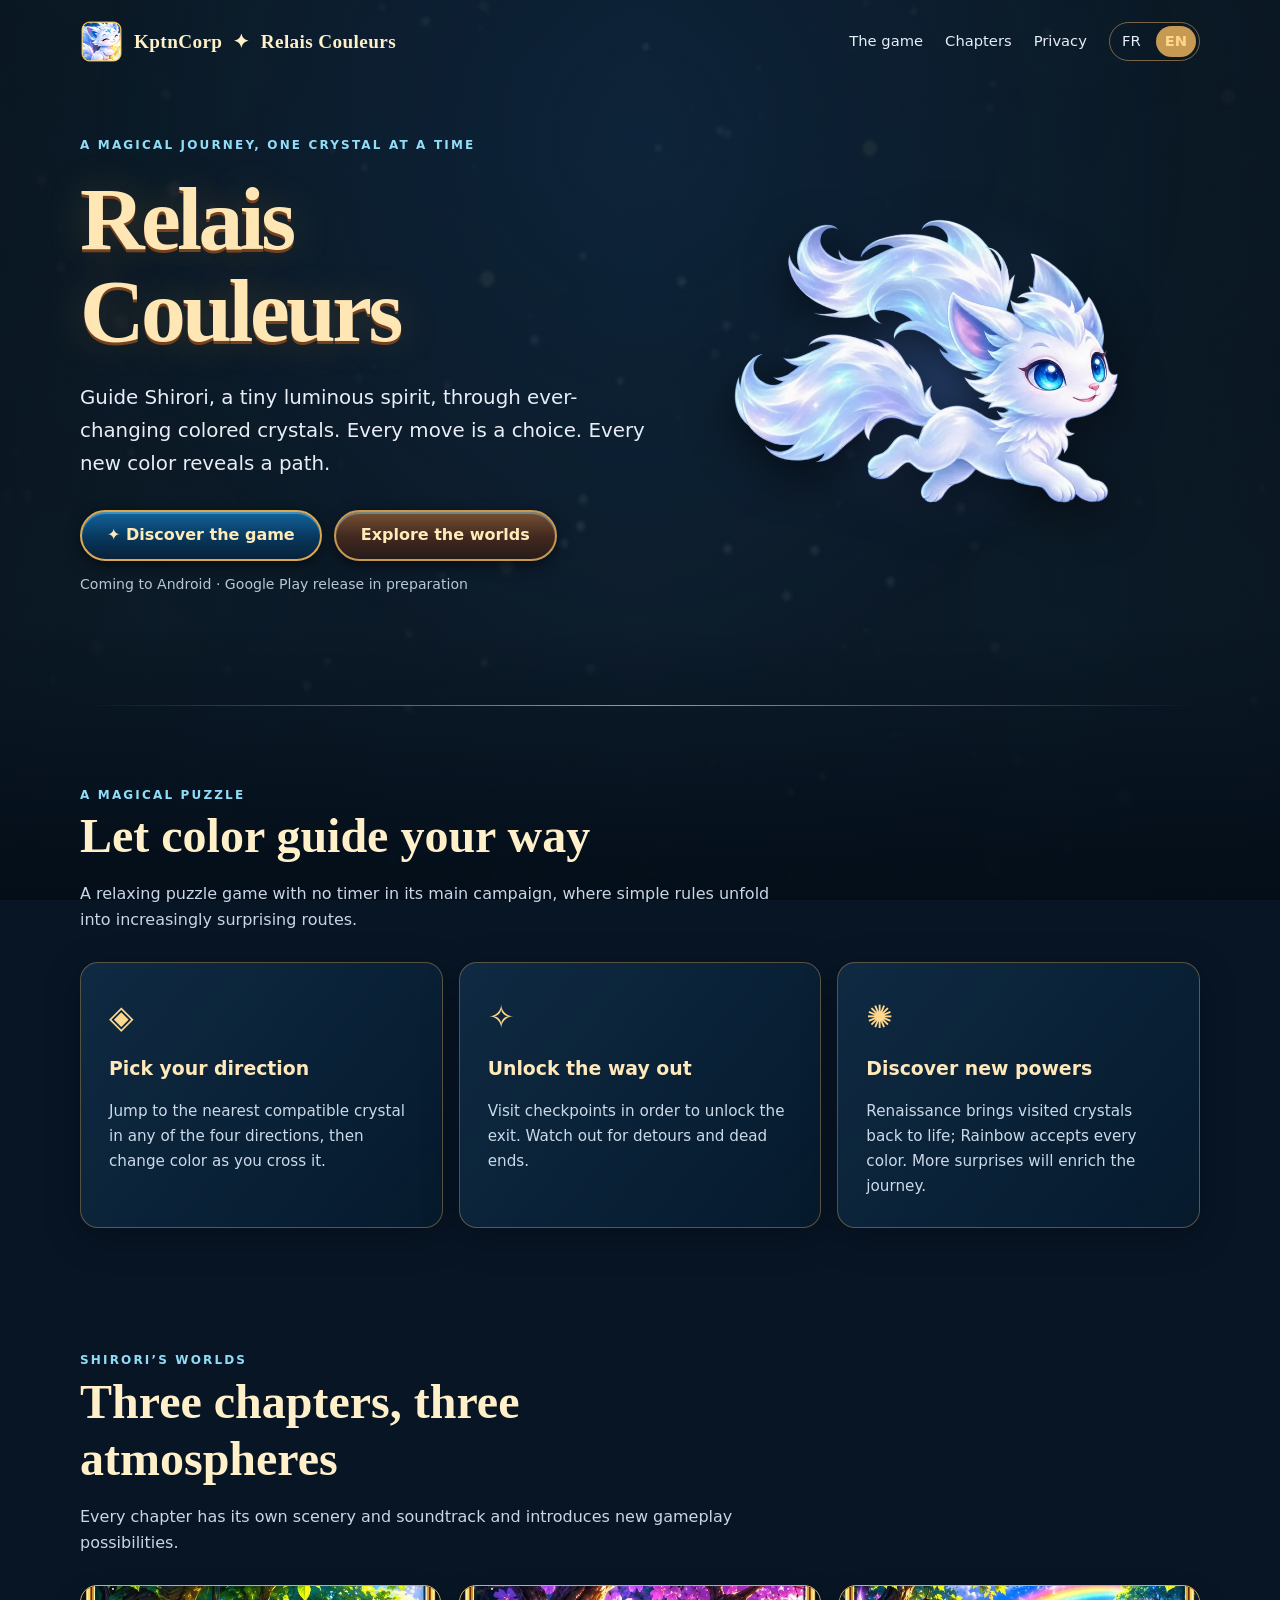
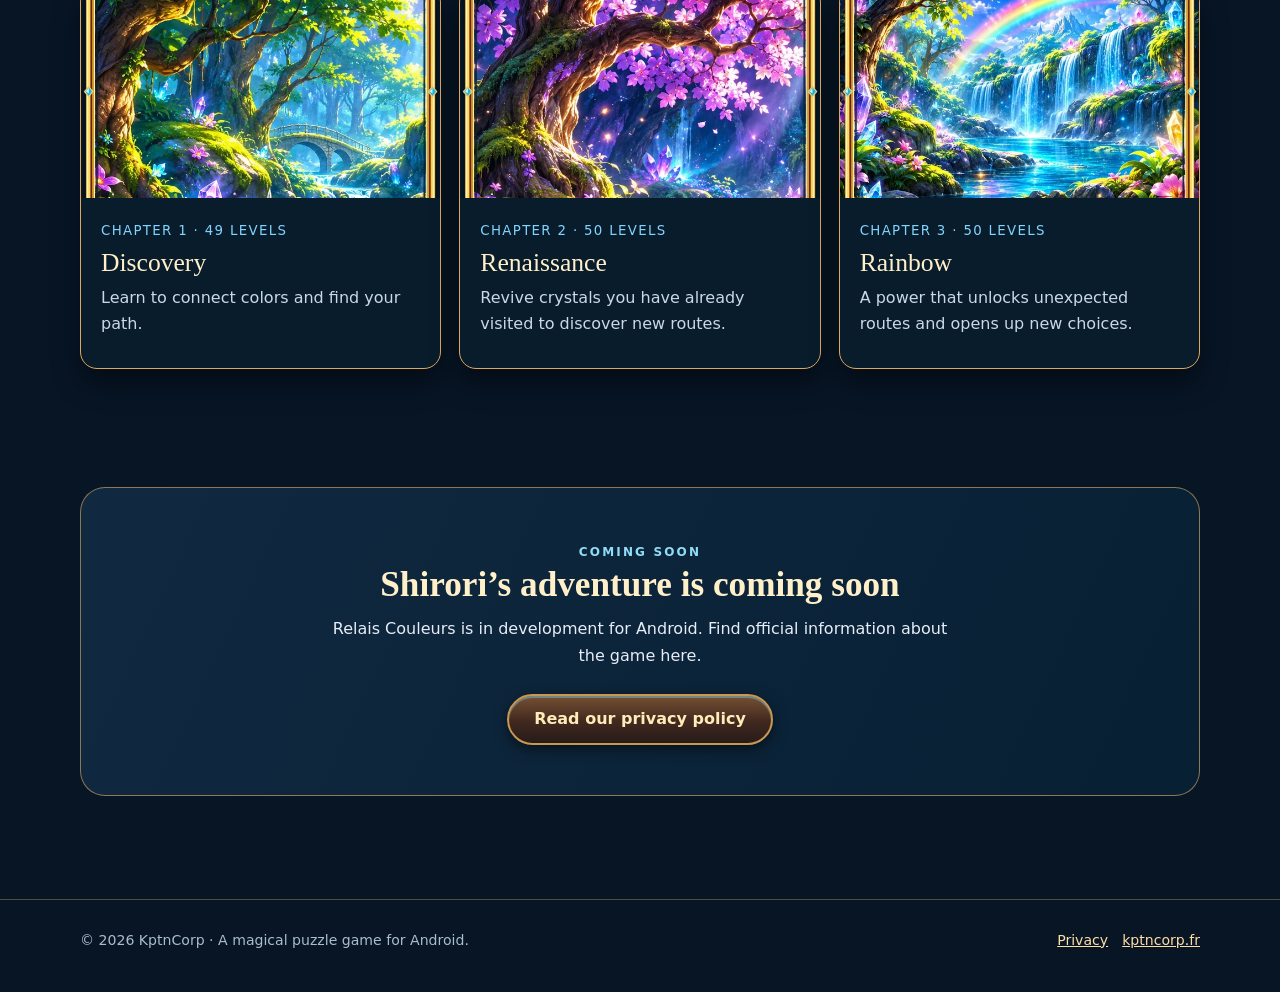
<file: index.html>
<!doctype html><html lang="fr"><head><meta charset="utf-8"><meta name="viewport" content="width=device-width,initial-scale=1"><title>Relais Couleurs · KptnCorp</title><meta http-equiv="refresh" content="0; url=fr/"><script>const l=navigator.language&&navigator.language.toLowerCase().startsWith('fr')?'fr/':'en/';location.replace(l)</script></head><body><p><a href="fr/">Français</a> · <a href="en/">English</a></p></body></html>
</file>
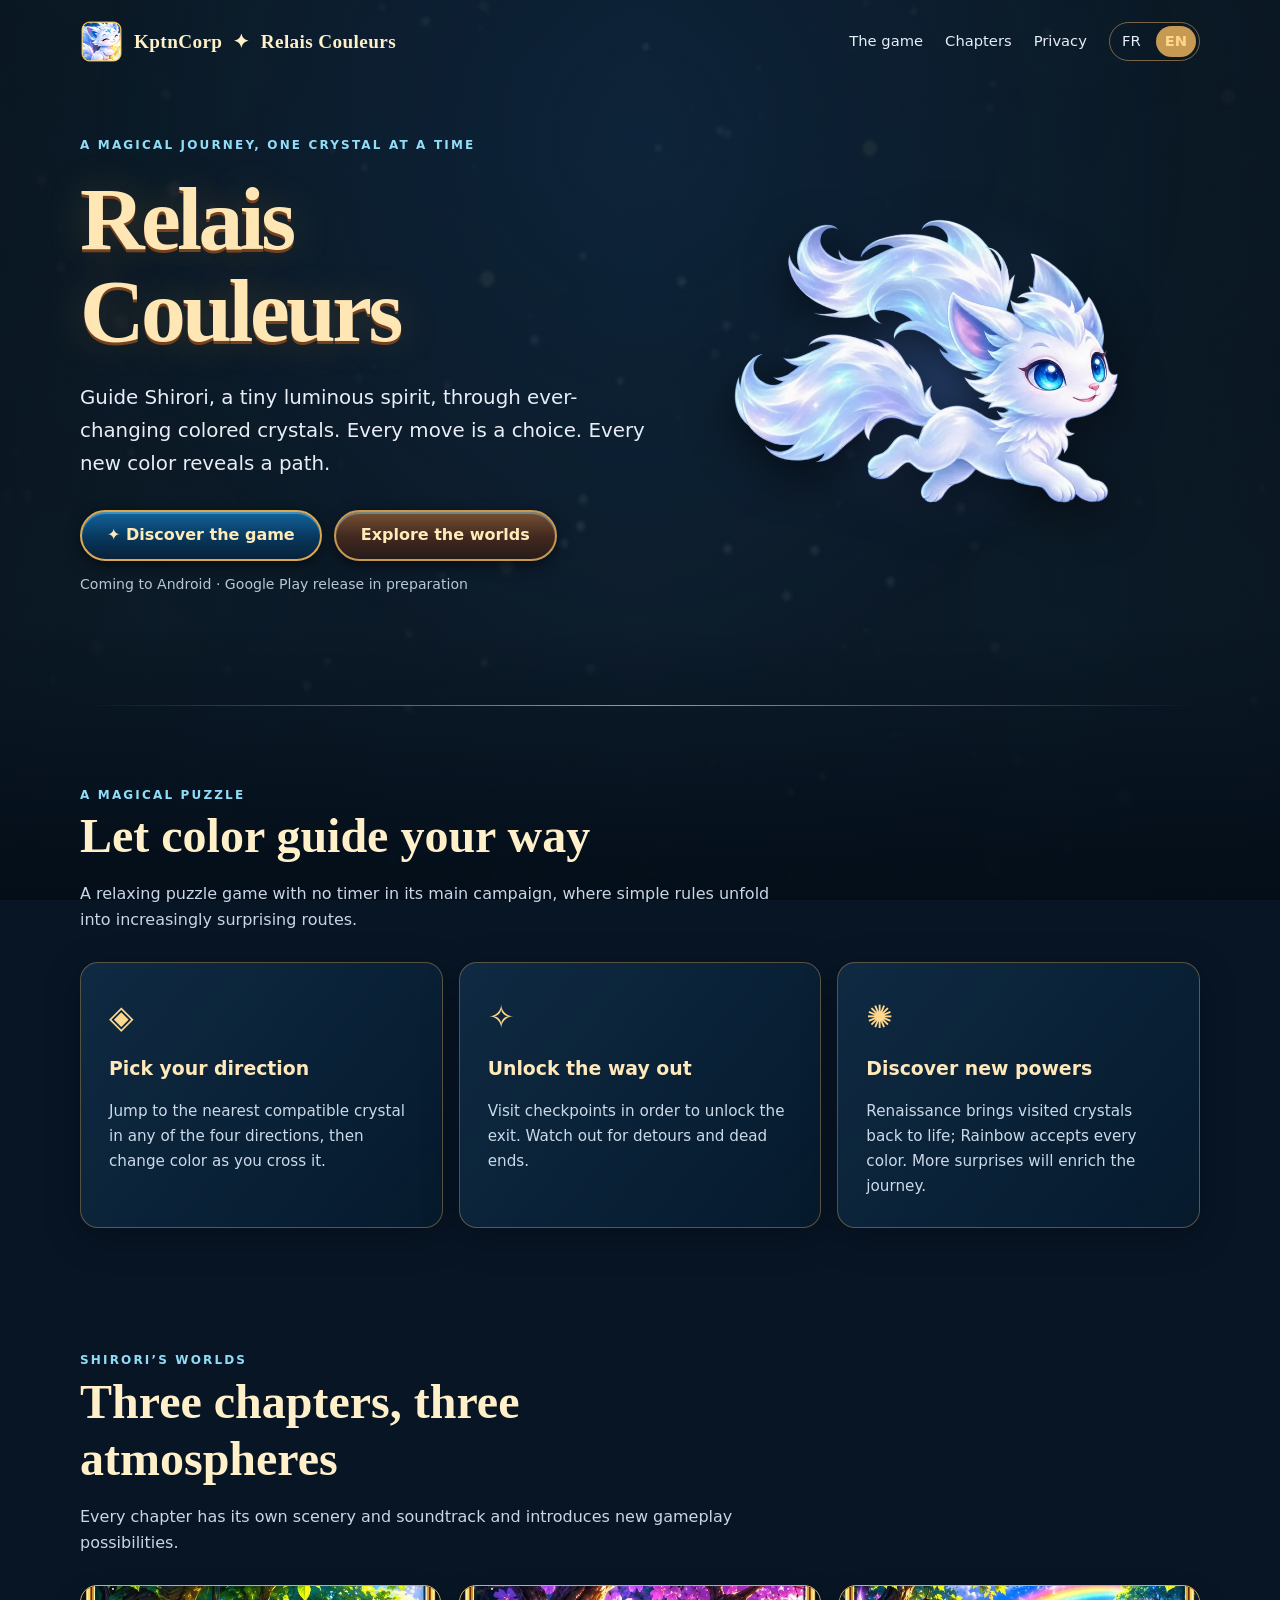
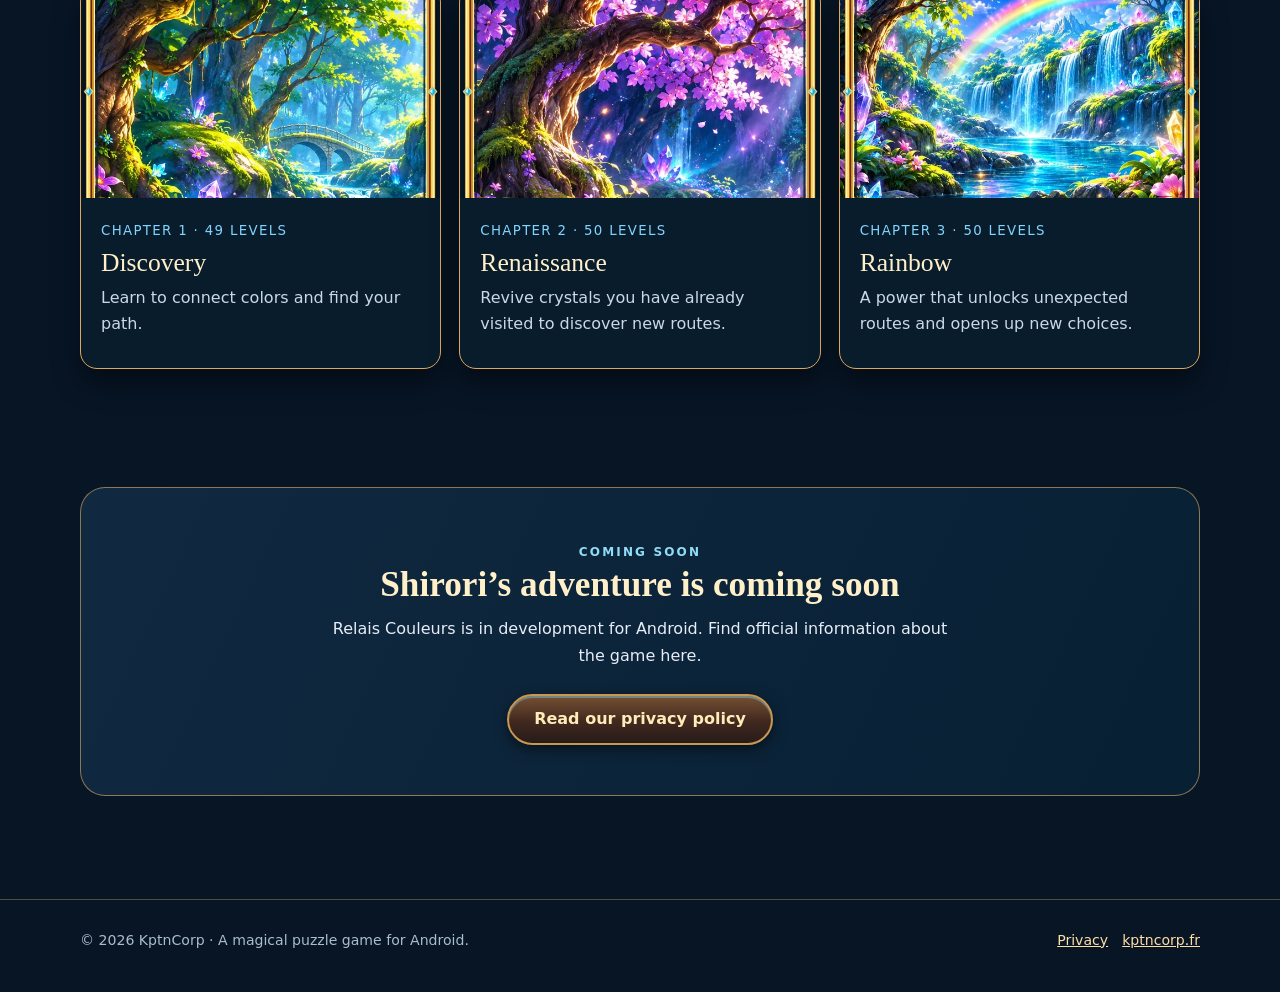
<file: en/index.html>
<!doctype html><html lang="en"><head><meta charset="utf-8"><meta name="viewport" content="width=device-width, initial-scale=1"><meta name="theme-color" content="#071525"><meta name="description" content="Guide Shirori, a tiny luminous spirit, through ever-changing colored crystals. Every move is a choice. Every new color reveals a path."><title>Relais Couleurs — Shirori’s Journey</title><link rel="icon" href="/assets/icon.png"><link rel="stylesheet" href="/style.css"><link rel="canonical" href="https://relais-couleurs.kptncorp.fr/en/"><link rel="alternate" hreflang="fr" href="https://relais-couleurs.kptncorp.fr/fr/"><link rel="alternate" hreflang="en" href="https://relais-couleurs.kptncorp.fr/en/"><link rel="alternate" hreflang="x-default" href="https://relais-couleurs.kptncorp.fr/"></head><body><a class="skip" href="#content">Skip to content</a><header class="container topbar"><a class="brand" href="/en/"><img src="/assets/icon.png" alt="" width="43" height="43">KptnCorp <span aria-hidden="true">✦</span> Relais Couleurs</a><nav class="nav" aria-label="Main navigation"><a href="/en/#game">The game</a><a href="/en/#chapters">Chapters</a><a href="/en/privacy.html">Privacy</a><span class="lang" aria-label="Language"><a href="/fr/" class="" lang="fr" >FR</a><a href="/en/" class="selected" lang="en" aria-current="page">EN</a></span></nav></header><main id="content"><section class="container hero"><div class="hero-text"><span class="eyebrow">A magical journey, one crystal at a time</span><h1>Relais<br>Couleurs</h1><p class="lead">Guide Shirori, a tiny luminous spirit, through ever-changing colored crystals. Every move is a choice. Every new color reveals a path.</p><div class="hero-actions"><a class="button" href="#game">✦ Discover the game</a><a class="button secondary" href="#chapters">Explore the worlds</a></div><p class="note">Coming to Android · Google Play release in preparation</p></div><div class="hero-figure"><img src="/assets/shirori.webp" alt="Shirori" width="960"></div></section><div class="container rule"></div><section class="container section" id="game"><div class="section-head"><span class="eyebrow">A MAGICAL PUZZLE</span><h2>Let color guide your way</h2><p>A relaxing puzzle game with no timer in its main campaign, where simple rules unfold into increasingly surprising routes.</p></div><div class="features"><article class="feature"><span class="symbol" aria-hidden="true">◈</span><h3>Pick your direction</h3><p>Jump to the nearest compatible crystal in any of the four directions, then change color as you cross it.</p></article><article class="feature"><span class="symbol" aria-hidden="true">✧</span><h3>Unlock the way out</h3><p>Visit checkpoints in order to unlock the exit. Watch out for detours and dead ends.</p></article><article class="feature"><span class="symbol" aria-hidden="true">✺</span><h3>Discover new powers</h3><p>Renaissance brings visited crystals back to life; Rainbow accepts every color. More surprises will enrich the journey.</p></article></div></section><section class="container section" id="chapters"><div class="section-head"><span class="eyebrow">SHIRORI’S WORLDS</span><h2>Three chapters, three atmospheres</h2><p>Every chapter has its own scenery and soundtrack and introduces new gameplay possibilities.</p></div><div class="chapters"><article class="chapter"><img loading="lazy" src="/assets/thumb1.webp" alt="" width="650" height="490"><div class="chapter-content"><small>Chapter 1 · 49 levels</small><h3>Discovery</h3><p>Learn to connect colors and find your path.</p></div></article><article class="chapter"><img loading="lazy" src="/assets/thumb2.webp" alt="" width="650" height="490"><div class="chapter-content"><small>Chapter 2 · 50 levels</small><h3>Renaissance</h3><p>Revive crystals you have already visited to discover new routes.</p></div></article><article class="chapter"><img loading="lazy" src="/assets/thumb3.webp" alt="" width="650" height="490"><div class="chapter-content"><small>Chapter 3 · 50 levels</small><h3>Rainbow</h3><p>A power that unlocks unexpected routes and opens up new choices.</p></div></article></div></section><section class="container section"><div class="cta"><span class="eyebrow">Coming soon</span><h2>Shirori’s adventure is coming soon</h2><p>Relais Couleurs is in development for Android. Find official information about the game here.</p><a class="button secondary" href="/en/privacy.html">Read our privacy policy</a></div></section></main><footer class="footer"><div class="container footer-inner"><span>© 2026 KptnCorp · A magical puzzle game for Android.</span><div><a href="/en/privacy.html">Privacy</a><a href="https://kptncorp.fr/">kptncorp.fr</a></div></div></footer></body></html>
</file>
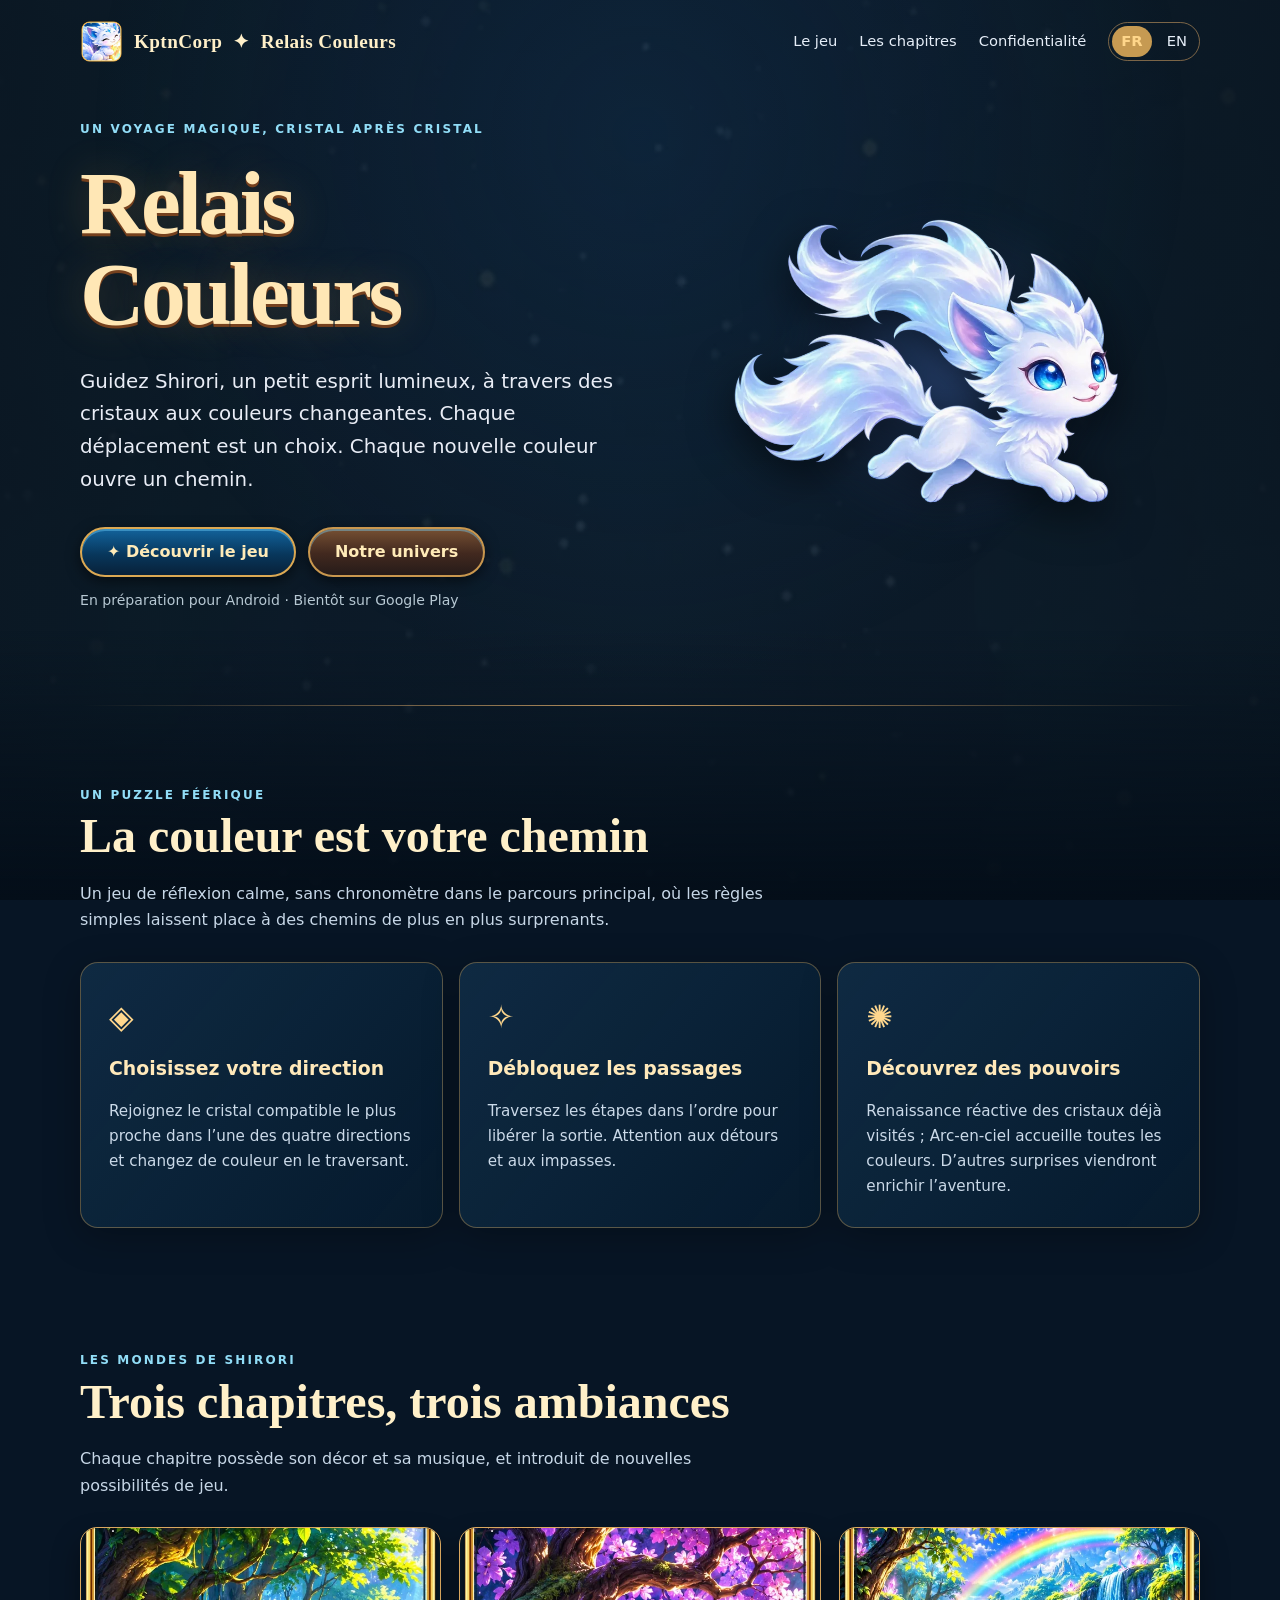
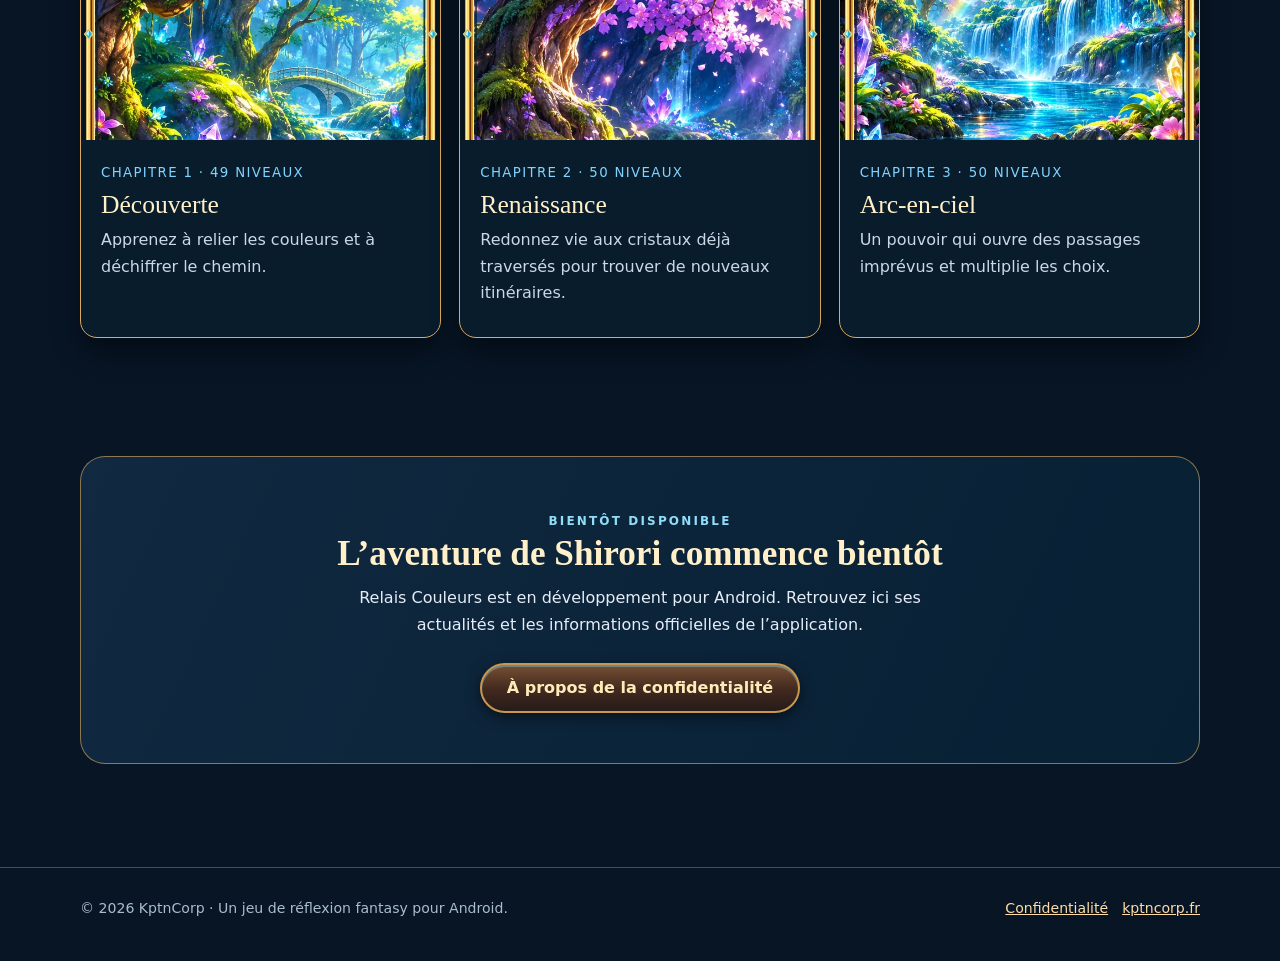
<file: fr/index.html>
<!doctype html><html lang="fr"><head><meta charset="utf-8"><meta name="viewport" content="width=device-width, initial-scale=1"><meta name="theme-color" content="#071525"><meta name="description" content="Guidez Shirori, un petit esprit lumineux, à travers des cristaux aux couleurs changeantes. Chaque déplacement est un choix. Chaque nouvelle couleur ouvre un chemin."><title>Relais Couleurs — Le voyage de Shirori</title><link rel="icon" href="/assets/icon.png"><link rel="stylesheet" href="/style.css"><link rel="canonical" href="https://relais-couleurs.kptncorp.fr/fr/"><link rel="alternate" hreflang="fr" href="https://relais-couleurs.kptncorp.fr/fr/"><link rel="alternate" hreflang="en" href="https://relais-couleurs.kptncorp.fr/en/"><link rel="alternate" hreflang="x-default" href="https://relais-couleurs.kptncorp.fr/"></head><body><a class="skip" href="#content">Aller au contenu</a><header class="container topbar"><a class="brand" href="/fr/"><img src="/assets/icon.png" alt="" width="43" height="43">KptnCorp <span aria-hidden="true">✦</span> Relais Couleurs</a><nav class="nav" aria-label="Navigation principale"><a href="/fr/#game">Le jeu</a><a href="/fr/#chapters">Les chapitres</a><a href="/fr/confidentialite.html">Confidentialité</a><span class="lang" aria-label="Language"><a href="/fr/" class="selected" lang="fr" aria-current="page">FR</a><a href="/en/" class="" lang="en" >EN</a></span></nav></header><main id="content"><section class="container hero"><div class="hero-text"><span class="eyebrow">Un voyage magique, cristal après cristal</span><h1>Relais<br>Couleurs</h1><p class="lead">Guidez Shirori, un petit esprit lumineux, à travers des cristaux aux couleurs changeantes. Chaque déplacement est un choix. Chaque nouvelle couleur ouvre un chemin.</p><div class="hero-actions"><a class="button" href="#game">✦ Découvrir le jeu</a><a class="button secondary" href="#chapters">Notre univers</a></div><p class="note">En préparation pour Android · Bientôt sur Google Play</p></div><div class="hero-figure"><img src="/assets/shirori.webp" alt="Shirori" width="960"></div></section><div class="container rule"></div><section class="container section" id="game"><div class="section-head"><span class="eyebrow">UN PUZZLE FÉÉRIQUE</span><h2>La couleur est votre chemin</h2><p>Un jeu de réflexion calme, sans chronomètre dans le parcours principal, où les règles simples laissent place à des chemins de plus en plus surprenants.</p></div><div class="features"><article class="feature"><span class="symbol" aria-hidden="true">◈</span><h3>Choisissez votre direction</h3><p>Rejoignez le cristal compatible le plus proche dans l’une des quatre directions et changez de couleur en le traversant.</p></article><article class="feature"><span class="symbol" aria-hidden="true">✧</span><h3>Débloquez les passages</h3><p>Traversez les étapes dans l’ordre pour libérer la sortie. Attention aux détours et aux impasses.</p></article><article class="feature"><span class="symbol" aria-hidden="true">✺</span><h3>Découvrez des pouvoirs</h3><p>Renaissance réactive des cristaux déjà visités ; Arc-en-ciel accueille toutes les couleurs. D’autres surprises viendront enrichir l’aventure.</p></article></div></section><section class="container section" id="chapters"><div class="section-head"><span class="eyebrow">LES MONDES DE SHIRORI</span><h2>Trois chapitres, trois ambiances</h2><p>Chaque chapitre possède son décor et sa musique, et introduit de nouvelles possibilités de jeu.</p></div><div class="chapters"><article class="chapter"><img loading="lazy" src="/assets/thumb1.webp" alt="" width="650" height="490"><div class="chapter-content"><small>Chapitre 1 · 49 niveaux</small><h3>Découverte</h3><p>Apprenez à relier les couleurs et à déchiffrer le chemin.</p></div></article><article class="chapter"><img loading="lazy" src="/assets/thumb2.webp" alt="" width="650" height="490"><div class="chapter-content"><small>Chapitre 2 · 50 niveaux</small><h3>Renaissance</h3><p>Redonnez vie aux cristaux déjà traversés pour trouver de nouveaux itinéraires.</p></div></article><article class="chapter"><img loading="lazy" src="/assets/thumb3.webp" alt="" width="650" height="490"><div class="chapter-content"><small>Chapitre 3 · 50 niveaux</small><h3>Arc-en-ciel</h3><p>Un pouvoir qui ouvre des passages imprévus et multiplie les choix.</p></div></article></div></section><section class="container section"><div class="cta"><span class="eyebrow">Bientôt disponible</span><h2>L’aventure de Shirori commence bientôt</h2><p>Relais Couleurs est en développement pour Android. Retrouvez ici ses actualités et les informations officielles de l’application.</p><a class="button secondary" href="/fr/confidentialite.html">À propos de la confidentialité</a></div></section></main><footer class="footer"><div class="container footer-inner"><span>© 2026 KptnCorp · Un jeu de réflexion fantasy pour Android.</span><div><a href="/fr/confidentialite.html">Confidentialité</a><a href="https://kptncorp.fr/">kptncorp.fr</a></div></div></footer></body></html>
</file>
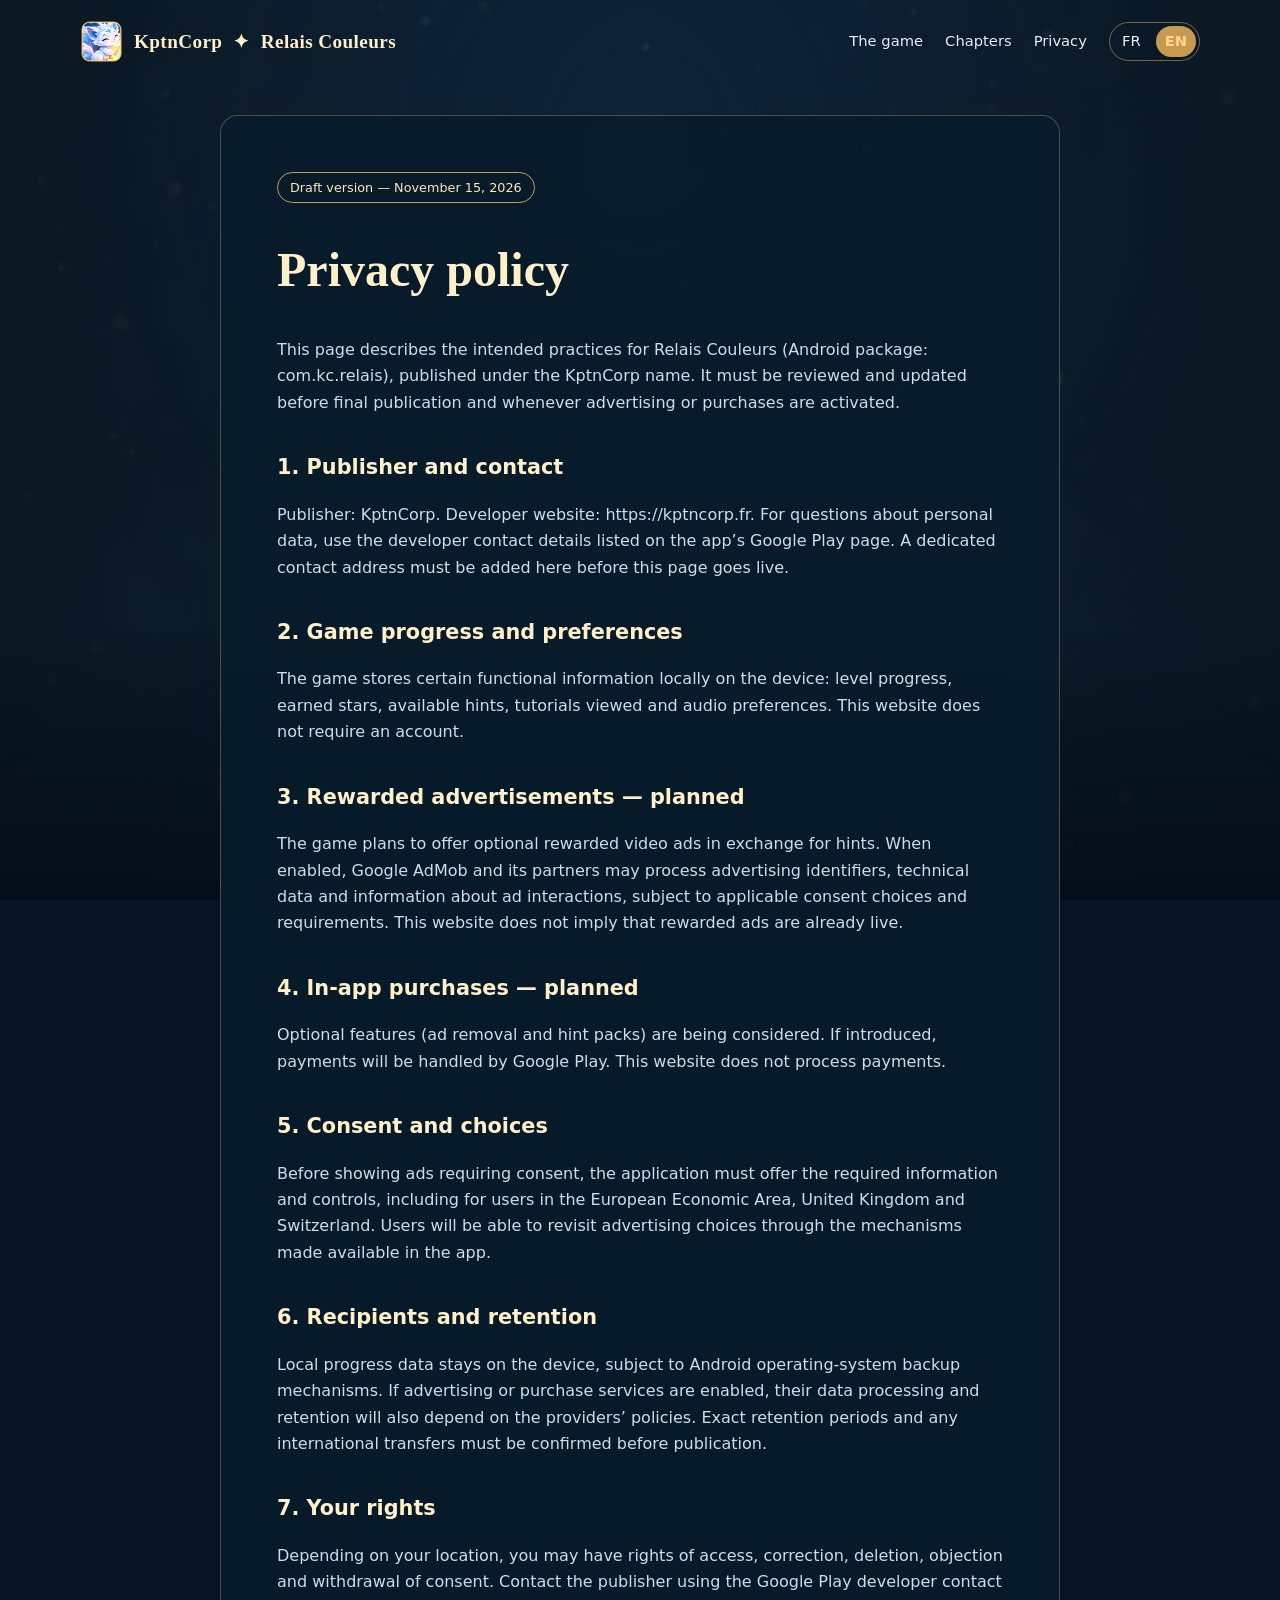
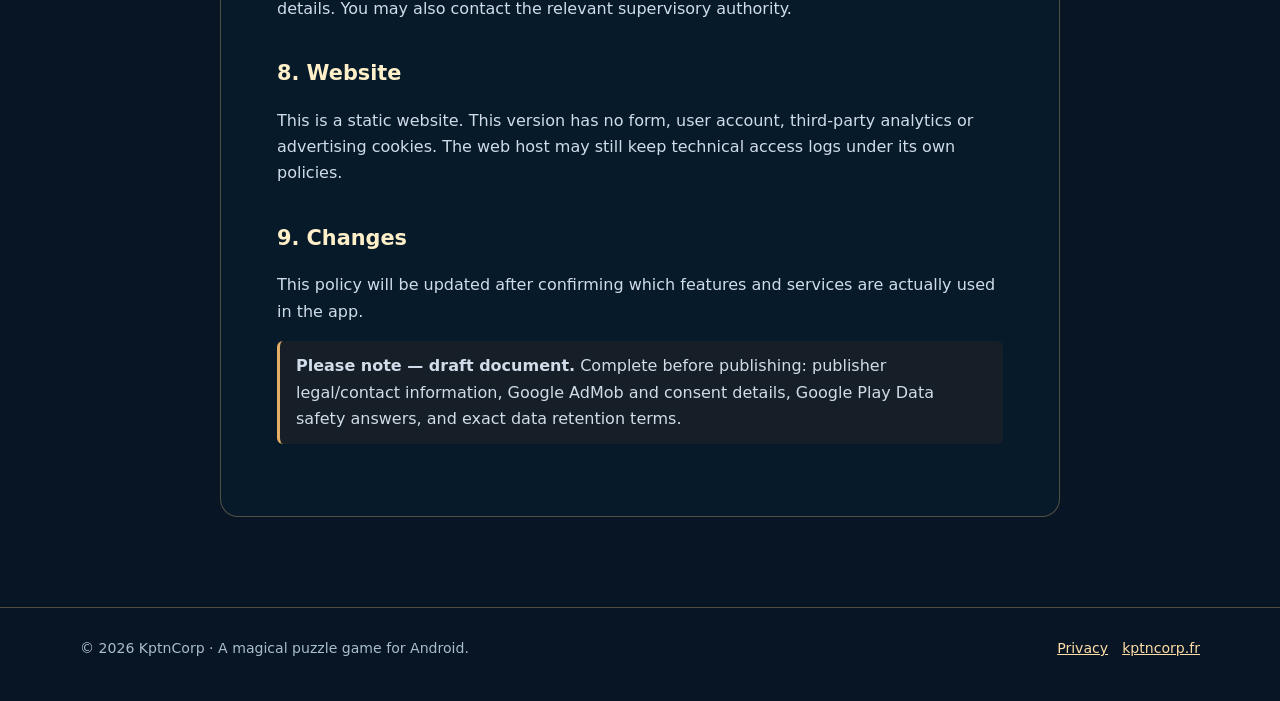
<file: en/privacy.html>
<!doctype html><html lang="en"><head><meta charset="utf-8"><meta name="viewport" content="width=device-width, initial-scale=1"><meta name="theme-color" content="#071525"><meta name="description" content="This page describes the intended practices for Relais Couleurs (Android package: com.kc.relais), published under the KptnCorp name. It must be reviewed and updated before final publication and whenever advertising or purchases are activated."><title>Privacy policy — Relais Couleurs</title><link rel="icon" href="/assets/icon.png"><link rel="stylesheet" href="/style.css"><link rel="canonical" href="https://relais-couleurs.kptncorp.fr/en/privacy.html"><link rel="alternate" hreflang="fr" href="https://relais-couleurs.kptncorp.fr/fr/"><link rel="alternate" hreflang="en" href="https://relais-couleurs.kptncorp.fr/en/"><link rel="alternate" hreflang="x-default" href="https://relais-couleurs.kptncorp.fr/"></head><body><a class="skip" href="#content">Skip to content</a><header class="container topbar"><a class="brand" href="/en/"><img src="/assets/icon.png" alt="" width="43" height="43">KptnCorp <span aria-hidden="true">✦</span> Relais Couleurs</a><nav class="nav" aria-label="Main navigation"><a href="/en/#game">The game</a><a href="/en/#chapters">Chapters</a><a href="/en/privacy.html">Privacy</a><span class="lang" aria-label="Language"><a href="/fr/" class="" lang="fr" >FR</a><a href="/en/" class="selected" lang="en" aria-current="page">EN</a></span></nav></header><main class="container" id="content"><article class="legal-wrap"><span class="notice">Draft version — November 15, 2026</span><h1>Privacy policy</h1><p>This page describes the intended practices for Relais Couleurs (Android package: com.kc.relais), published under the KptnCorp name. It must be reviewed and updated before final publication and whenever advertising or purchases are activated.</p><h2>1. Publisher and contact</h2><p>Publisher: KptnCorp. Developer website: https://kptncorp.fr. For questions about personal data, use the developer contact details listed on the app’s Google Play page. A dedicated contact address must be added here before this page goes live.</p><h2>2. Game progress and preferences</h2><p>The game stores certain functional information locally on the device: level progress, earned stars, available hints, tutorials viewed and audio preferences. This website does not require an account.</p><h2>3. Rewarded advertisements — planned</h2><p>The game plans to offer optional rewarded video ads in exchange for hints. When enabled, Google AdMob and its partners may process advertising identifiers, technical data and information about ad interactions, subject to applicable consent choices and requirements. This website does not imply that rewarded ads are already live.</p><h2>4. In-app purchases — planned</h2><p>Optional features (ad removal and hint packs) are being considered. If introduced, payments will be handled by Google Play. This website does not process payments.</p><h2>5. Consent and choices</h2><p>Before showing ads requiring consent, the application must offer the required information and controls, including for users in the European Economic Area, United Kingdom and Switzerland. Users will be able to revisit advertising choices through the mechanisms made available in the app.</p><h2>6. Recipients and retention</h2><p>Local progress data stays on the device, subject to Android operating-system backup mechanisms. If advertising or purchase services are enabled, their data processing and retention will also depend on the providers’ policies. Exact retention periods and any international transfers must be confirmed before publication.</p><h2>7. Your rights</h2><p>Depending on your location, you may have rights of access, correction, deletion, objection and withdrawal of consent. Contact the publisher using the Google Play developer contact details. You may also contact the relevant supervisory authority.</p><h2>8. Website</h2><p>This is a static website. This version has no form, user account, third-party analytics or advertising cookies. The web host may still keep technical access logs under its own policies.</p><h2>9. Changes</h2><p>This policy will be updated after confirming which features and services are actually used in the app.</p><p class="warning"><strong>Please note — draft document.</strong> Complete before publishing: publisher legal/contact information, Google AdMob and consent details, Google Play Data safety answers, and exact data retention terms.</p></article></main><footer class="footer"><div class="container footer-inner"><span>© 2026 KptnCorp · A magical puzzle game for Android.</span><div><a href="/en/privacy.html">Privacy</a><a href="https://kptncorp.fr/">kptncorp.fr</a></div></div></footer></body></html>
</file>
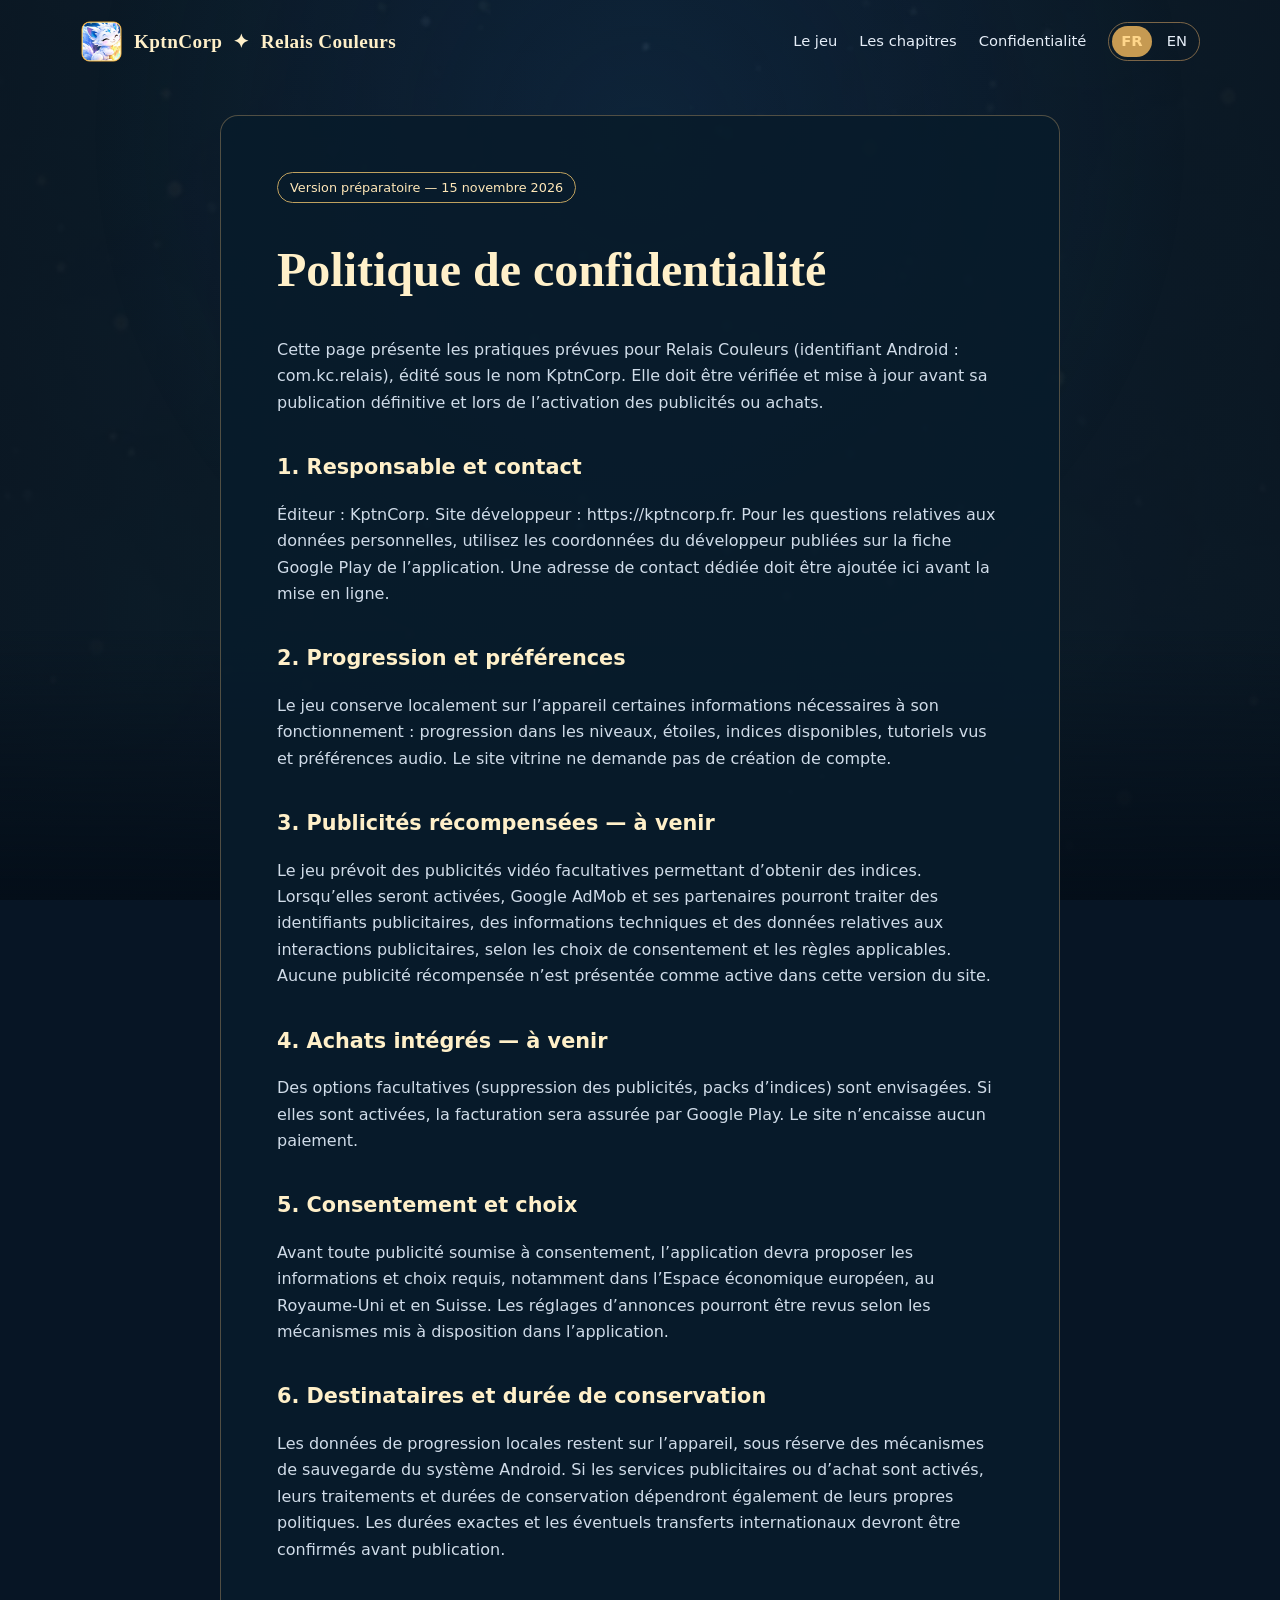
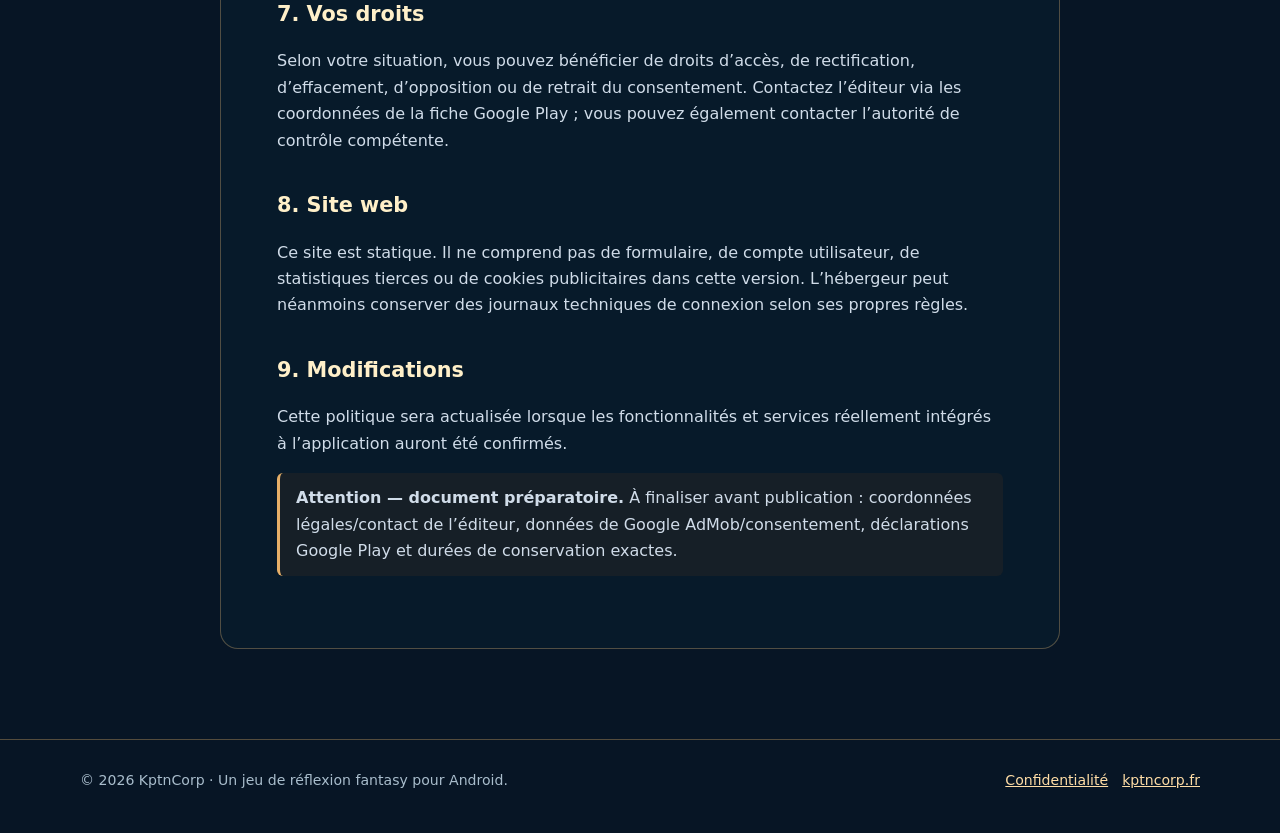
<file: fr/confidentialite.html>
<!doctype html><html lang="fr"><head><meta charset="utf-8"><meta name="viewport" content="width=device-width, initial-scale=1"><meta name="theme-color" content="#071525"><meta name="description" content="Cette page présente les pratiques prévues pour Relais Couleurs (identifiant Android : com.kc.relais), édité sous le nom KptnCorp. Elle doit être vérifiée et mise à jour avant sa publication définitive et lors de l’activation des publicités ou achats."><title>Politique de confidentialité — Relais Couleurs</title><link rel="icon" href="/assets/icon.png"><link rel="stylesheet" href="/style.css"><link rel="canonical" href="https://relais-couleurs.kptncorp.fr/fr/confidentialite.html"><link rel="alternate" hreflang="fr" href="https://relais-couleurs.kptncorp.fr/fr/"><link rel="alternate" hreflang="en" href="https://relais-couleurs.kptncorp.fr/en/"><link rel="alternate" hreflang="x-default" href="https://relais-couleurs.kptncorp.fr/"></head><body><a class="skip" href="#content">Aller au contenu</a><header class="container topbar"><a class="brand" href="/fr/"><img src="/assets/icon.png" alt="" width="43" height="43">KptnCorp <span aria-hidden="true">✦</span> Relais Couleurs</a><nav class="nav" aria-label="Navigation principale"><a href="/fr/#game">Le jeu</a><a href="/fr/#chapters">Les chapitres</a><a href="/fr/confidentialite.html">Confidentialité</a><span class="lang" aria-label="Language"><a href="/fr/" class="selected" lang="fr" aria-current="page">FR</a><a href="/en/" class="" lang="en" >EN</a></span></nav></header><main class="container" id="content"><article class="legal-wrap"><span class="notice">Version préparatoire — 15 novembre 2026</span><h1>Politique de confidentialité</h1><p>Cette page présente les pratiques prévues pour Relais Couleurs (identifiant Android : com.kc.relais), édité sous le nom KptnCorp. Elle doit être vérifiée et mise à jour avant sa publication définitive et lors de l’activation des publicités ou achats.</p><h2>1. Responsable et contact</h2><p>Éditeur : KptnCorp. Site développeur : https://kptncorp.fr. Pour les questions relatives aux données personnelles, utilisez les coordonnées du développeur publiées sur la fiche Google Play de l’application. Une adresse de contact dédiée doit être ajoutée ici avant la mise en ligne.</p><h2>2. Progression et préférences</h2><p>Le jeu conserve localement sur l’appareil certaines informations nécessaires à son fonctionnement : progression dans les niveaux, étoiles, indices disponibles, tutoriels vus et préférences audio. Le site vitrine ne demande pas de création de compte.</p><h2>3. Publicités récompensées — à venir</h2><p>Le jeu prévoit des publicités vidéo facultatives permettant d’obtenir des indices. Lorsqu’elles seront activées, Google AdMob et ses partenaires pourront traiter des identifiants publicitaires, des informations techniques et des données relatives aux interactions publicitaires, selon les choix de consentement et les règles applicables. Aucune publicité récompensée n’est présentée comme active dans cette version du site.</p><h2>4. Achats intégrés — à venir</h2><p>Des options facultatives (suppression des publicités, packs d’indices) sont envisagées. Si elles sont activées, la facturation sera assurée par Google Play. Le site n’encaisse aucun paiement.</p><h2>5. Consentement et choix</h2><p>Avant toute publicité soumise à consentement, l’application devra proposer les informations et choix requis, notamment dans l’Espace économique européen, au Royaume-Uni et en Suisse. Les réglages d’annonces pourront être revus selon les mécanismes mis à disposition dans l’application.</p><h2>6. Destinataires et durée de conservation</h2><p>Les données de progression locales restent sur l’appareil, sous réserve des mécanismes de sauvegarde du système Android. Si les services publicitaires ou d’achat sont activés, leurs traitements et durées de conservation dépendront également de leurs propres politiques. Les durées exactes et les éventuels transferts internationaux devront être confirmés avant publication.</p><h2>7. Vos droits</h2><p>Selon votre situation, vous pouvez bénéficier de droits d’accès, de rectification, d’effacement, d’opposition ou de retrait du consentement. Contactez l’éditeur via les coordonnées de la fiche Google Play ; vous pouvez également contacter l’autorité de contrôle compétente.</p><h2>8. Site web</h2><p>Ce site est statique. Il ne comprend pas de formulaire, de compte utilisateur, de statistiques tierces ou de cookies publicitaires dans cette version. L’hébergeur peut néanmoins conserver des journaux techniques de connexion selon ses propres règles.</p><h2>9. Modifications</h2><p>Cette politique sera actualisée lorsque les fonctionnalités et services réellement intégrés à l’application auront été confirmés.</p><p class="warning"><strong>Attention — document préparatoire.</strong> À finaliser avant publication : coordonnées légales/contact de l’éditeur, données de Google AdMob/consentement, déclarations Google Play et durées de conservation exactes.</p></article></main><footer class="footer"><div class="container footer-inner"><span>© 2026 KptnCorp · Un jeu de réflexion fantasy pour Android.</span><div><a href="/fr/confidentialite.html">Confidentialité</a><a href="https://kptncorp.fr/">kptncorp.fr</a></div></div></footer></body></html>
</file>
<file: style.css>
:root{color-scheme:dark;--ivory:#fff0c9;--text:#e6edf8;--gold:#eebf66;--ink:#071525;--panel:#081f33;--glow:#58d4ff}*{box-sizing:border-box}html{scroll-behavior:smooth}body{margin:0;background:#071525;color:var(--text);font:16px/1.65 system-ui,-apple-system,Segoe UI,Roboto,sans-serif}a{color:inherit}a:focus-visible,button:focus-visible{outline:3px solid #7ae0ff;outline-offset:3px}body:before{content:'';position:fixed;inset:0;z-index:-2;background:linear-gradient(90deg,#071525ef,#071525bf,#071525ef),url('assets/discovery.webp') center/cover no-repeat;filter:saturate(.8)}body:after{content:'';position:fixed;inset:0;z-index:-1;background:radial-gradient(circle at 50% 15%,#123b6444,transparent 55%),linear-gradient(to bottom,transparent 70%,#040e19)}.container{width:min(1120px,calc(100% - 36px));margin:auto}.topbar{display:flex;justify-content:space-between;align-items:center;gap:20px;padding:20px 0}.brand{display:flex;align-items:center;gap:11px;text-decoration:none;font-family:Georgia,serif;font-size:1.2rem;font-weight:bold;color:var(--ivory);letter-spacing:.02em}.brand img{height:43px;width:43px;border-radius:12px}.nav{display:flex;align-items:center;gap:22px;flex-wrap:wrap}.nav a{font-size:.92rem;text-decoration:none;color:#e6eef8}.nav a:hover,.nav a[aria-current=page]{color:#ffd68a}.lang{display:flex;gap:6px;border:1px solid #b48c59aa;border-radius:60px;padding:3px}.lang a{padding:3px 9px;border-radius:40px}.lang .selected{background:#c69a52;color:#071525;font-weight:800}.hero{min-height:610px;display:grid;grid-template-columns:1.08fr .92fr;align-items:center;gap:20px;padding:30px 0 65px}.eyebrow{color:#91ddf7;letter-spacing:.18em;text-transform:uppercase;font-weight:750;font-size:.75rem}.hero h1,.page-title{font-family:Georgia,serif;font-size:clamp(3.4rem,7vw,6.2rem);line-height:1.02;color:#ffe7b5;text-shadow:0 3px 0 #76411e,0 0 42px #d19b403d;letter-spacing:-.04em;margin:16px 0 26px}.hero p.lead{font-size:1.24rem;color:#e9edf6;max-width:570px}.hero-figure{position:relative;display:grid;place-items:center;min-height:420px}.hero-figure:before{content:'';position:absolute;inset:15%;border-radius:50%;background:radial-gradient(circle,#5c90fa6f,transparent 68%);filter:blur(24px)}.hero-figure img{position:relative;max-width:100%;width:610px;filter:drop-shadow(0 12px 23px #0009);animation:bob 6s ease-in-out infinite}@keyframes bob{50%{transform:translateY(-11px)}}.hero-actions{display:flex;gap:12px;flex-wrap:wrap;margin-top:30px}.button{display:inline-flex;align-items:center;justify-content:center;gap:10px;min-height:48px;padding:10px 25px;border-radius:99px;text-decoration:none;border:2px solid #dca953;background:linear-gradient(#12639c,#08375c 55%,#082139);color:#ffebb8;font-weight:750;box-shadow:inset 0 2px #77d5ff66,0 4px 14px #0008}.button.secondary{background:linear-gradient(#765033,#42291f 53%,#261b19);border-color:#c9974e}.button:hover{filter:brightness(1.16)}.note{color:#b7c8d3;font-size:.88rem;margin-top:12px}.section{padding:40px 0 78px}.section-head{max-width:700px;margin-bottom:28px}.section h2,.page-title.sm{font-family:Georgia,serif;color:var(--ivory);font-size:clamp(2rem,4vw,3rem);margin:0 0 12px;line-height:1.2}.section-head p{color:#c7d7e7}.rule{height:1px;background:linear-gradient(to right,transparent,#bc945f,transparent);margin:12px auto 35px}.features{display:grid;grid-template-columns:repeat(3,1fr);gap:16px}.feature{padding:28px;border:1px solid #bb975672;background:linear-gradient(130deg,#102c45ed,#061b2ed9);border-radius:18px;box-shadow:0 9px 36px #0004}.feature .symbol{font-size:2rem;color:#ffd78d}.feature h3{margin:9px 0;color:#ffe9ba;font-size:1.18rem}.feature p{color:#cbdae9;font-size:.95rem;margin-bottom:0}.chapters{display:grid;grid-template-columns:repeat(3,1fr);gap:18px}.chapter{overflow:hidden;border:1.5px solid #dba85f;border-radius:17px;background:#091c2b;box-shadow:0 15px 28px #0006}.chapter img{display:block;width:100%;height:212px;object-fit:cover}.chapter-content{padding:19px 20px 23px}.chapter-content small{color:#80d4ff;text-transform:uppercase;letter-spacing:.1em}.chapter h3{font:1.6rem Georgia,serif;color:var(--ivory);margin:5px 0}.chapter p{color:#cbd8e6;margin:7px 0}.cta{padding:50px;border:1px solid #d5aa61a3;border-radius:25px;background:linear-gradient(115deg,#122b43ee,#082135ee);text-align:center}.cta h2{font-family:Georgia,serif;font-size:2.2rem;color:var(--ivory);margin:0 0 10px}.cta p{max-width:630px;margin:0 auto 25px}.footer{border-top:1px solid #bb965e6e;margin-top:25px;padding:29px 0 40px;color:#a9bdcc;font-size:.88rem}.footer-inner{display:flex;justify-content:space-between;gap:12px;flex-wrap:wrap}.footer a{color:#ffdda6;margin-left:14px}.legal-wrap{max-width:840px;margin:32px auto 90px;background:#081c2bea;border:1px solid #a58b6177;border-radius:18px;padding:clamp(20px,5vw,56px)}.legal-wrap h1{font-family:Georgia,serif;font-size:clamp(2rem,5vw,3rem);color:var(--ivory);line-height:1.13}.legal-wrap h2{color:var(--ivory);margin-top:34px;font-size:1.3rem}.legal-wrap p,.legal-wrap li{color:#d0dce9}.legal-wrap a{color:#9bdfff}.warning{border-left:3px solid #e6af68;background:#392c234d;padding:12px 16px;border-radius:6px}.notice{display:inline-block;border:1px solid #bfa15f;border-radius:99px;font-size:.8rem;padding:4px 12px;color:#ffe7b8}.skip{position:absolute;left:-9999px;top:10px;background:#fff;color:#000}.skip:focus{left:10px;z-index:200}@media(max-width:800px){.topbar{align-items:flex-start}.nav{gap:10px;justify-content:flex-end}.nav a{font-size:.84rem}.hero{grid-template-columns:1fr;min-height:unset;gap:0;padding:40px 0 60px}.hero-figure{grid-row:1;min-height:200px}.hero-figure img{width:min(380px,90%)}.hero-text{text-align:center}.hero p.lead{margin:auto}.hero-actions{justify-content:center}.features,.chapters{grid-template-columns:1fr}.chapter{display:grid;grid-template-columns:40% 60%}.chapter img{height:100%;min-height:180px}.cta{padding:30px 20px}}@media(max-width:500px){.topbar{flex-wrap:wrap}.nav{justify-content:flex-start}.brand{font-size:1rem}.hero h1{font-size:3.3rem}.chapter{grid-template-columns:1fr}.chapter img{height:190px}.section{padding-bottom:50px}}
@media(prefers-reduced-motion:reduce){*,*:before,*:after{animation:none!important;scroll-behavior:auto!important}}
</file>
